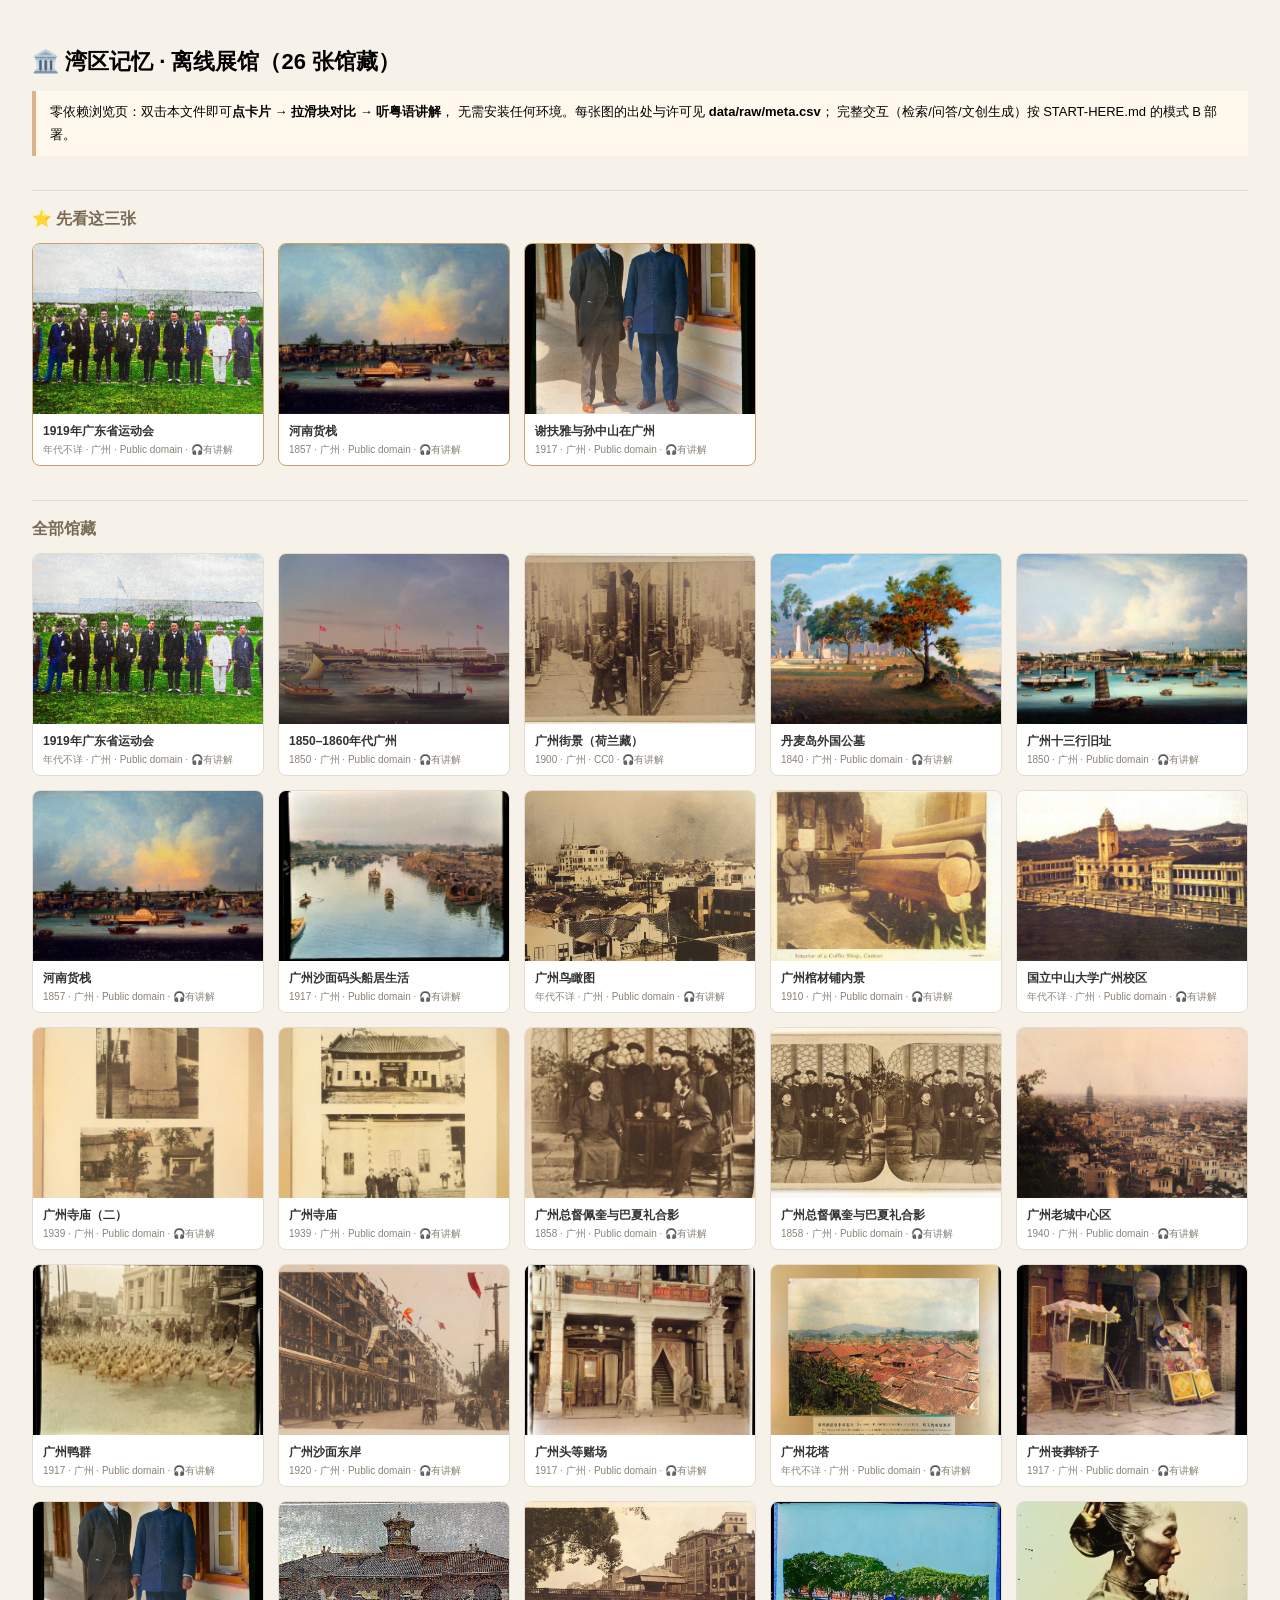
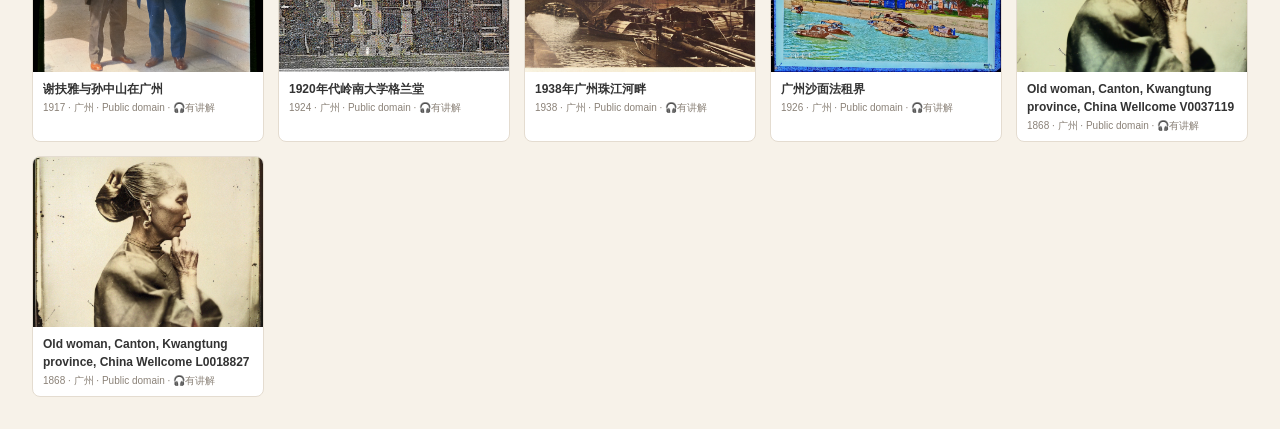
<file: 预览.html>
<!DOCTYPE html>
<html lang="zh-CN"><head>
<meta charset="utf-8">
<meta name="viewport" content="width=device-width, initial-scale=1">
<title>湾区记忆 · 离线展馆</title>
<style>
body{font-family:"Microsoft YaHei",sans-serif;background:#f7f2e9;margin:0;
padding:32px;max-width:1280px;margin-inline:auto}
h1{font-size:22px} h2{font-size:16px;color:#7a6a55;border-top:1px solid #e4dcd0;
padding-top:18px;margin-top:34px}
.note{background:#fff8ec;border-left:4px solid #d9b48f;padding:10px 14px;
font-size:13px;line-height:1.7}
.grid{display:grid;grid-template-columns:repeat(auto-fill,minmax(210px,1fr));
gap:14px}
.card{display:block;text-decoration:none;color:#333;background:#fff;
border-radius:8px;overflow:hidden;border:1px solid #e4dcd0}
.card img{width:100%;height:170px;object-fit:cover;display:block}
.card div{padding:8px 10px;font-size:12px;line-height:1.5}
.card small{color:#8a8177;display:block;margin-top:2px}
.picks .card{border-color:#c9a36a}
#mask{position:fixed;inset:0;background:rgba(0,0,0,.55);display:none;z-index:50}
#modal{position:fixed;inset:5% 3%;background:#fffaf1;border-radius:10px;
overflow:auto;padding:18px 22px;display:none;z-index:51;box-shadow:0 8px 40px #0007}
.cmp{position:relative;width:min(680px,100%);margin:12px auto}
.cmp img{width:100%;display:block}
.cmp .b{position:absolute;inset:0;clip-path:inset(0 50% 0 0)}
.cmp input[type=range]{width:min(680px,100%);display:block;margin:6px auto}
.lbl{text-align:center;font-size:12px;color:#8a8177}
.meta{font-size:13px;line-height:1.9;color:#444}
.linkout{font-size:12px;margin-right:10px}
</style></head><body>
<h1>🏛️ 湾区记忆 · 离线展馆（26 张馆藏）</h1>
<p class="note">零依赖浏览页：双击本文件即可<b>点卡片 → 拉滑块对比 → 听粤语讲解</b>，
无需安装任何环境。每张图的出处与许可见 <b>data/raw/meta.csv</b>；
完整交互（检索/问答/文创生成）按 START-HERE.md 的模式 B 部署。</p>
<h2>⭐ 先看这三张</h2><div class="grid picks"><a class="card" href="#" data-pid="gz_file1919jpg_006" onclick="openDetail(this.dataset.pid);return false;"><img loading="lazy" src="data/processed/gz_file1919jpg_006/enhanced.jpg" alt="1919年广东省运动会"><div><strong>1919年广东省运动会</strong><small>年代不详 · 广州 · Public domain · 🎧有讲解</small></div></a><a class="card" href="#" data-pid="gz_filegodownsinhonamjp_031" onclick="openDetail(this.dataset.pid);return false;"><img loading="lazy" src="data/processed/gz_filegodownsinhonamjp_031/colorized.jpg" alt="河南货栈"><div><strong>河南货栈</strong><small>1857 · 广州 · Public domain · 🎧有讲解</small></div></a><a class="card" href="#" data-pid="gz_filegsherwoodeddysun_048" onclick="openDetail(this.dataset.pid);return false;"><img loading="lazy" src="data/processed/gz_filegsherwoodeddysun_048/enhanced.jpg" alt="谢扶雅与孙中山在广州"><div><strong>谢扶雅与孙中山在广州</strong><small>1917 · 广州 · Public domain · 🎧有讲解</small></div></a></div>
<h2>全部馆藏</h2><div class="grid"><a class="card" href="#" data-pid="gz_file1919jpg_006" onclick="openDetail(this.dataset.pid);return false;"><img loading="lazy" src="data/processed/gz_file1919jpg_006/enhanced.jpg" alt="1919年广东省运动会"><div><strong>1919年广东省运动会</strong><small>年代不详 · 广州 · Public domain · 🎧有讲解</small></div></a><a class="card" href="#" data-pid="gz_filecantoninthe18506_018" onclick="openDetail(this.dataset.pid);return false;"><img loading="lazy" src="data/processed/gz_filecantoninthe18506_018/colorized.jpg" alt="1850–1860年代广州"><div><strong>1850–1860年代广州</strong><small>1850 · 广州 · Public domain · 🎧有讲解</small></div></a><a class="card" href="#" data-pid="gz_fileeenstraatinguang_025" onclick="openDetail(this.dataset.pid);return false;"><img loading="lazy" src="data/processed/gz_fileeenstraatinguang_025/colorized.jpg" alt="广州街景（荷兰藏）"><div><strong>广州街景（荷兰藏）</strong><small>1900 · 广州 · CC0 · 🎧有讲解</small></div></a><a class="card" href="#" data-pid="gz_fileforeigncemeteryo_026" onclick="openDetail(this.dataset.pid);return false;"><img loading="lazy" src="data/processed/gz_fileforeigncemeteryo_026/colorized.jpg" alt="丹麦岛外国公墓"><div><strong>丹麦岛外国公墓</strong><small>1840 · 广州 · Public domain · 🎧有讲解</small></div></a><a class="card" href="#" data-pid="gz_fileforeignfactorysi_027" onclick="openDetail(this.dataset.pid);return false;"><img loading="lazy" src="data/processed/gz_fileforeignfactorysi_027/colorized.jpg" alt="广州十三行旧址"><div><strong>广州十三行旧址</strong><small>1850 · 广州 · Public domain · 🎧有讲解</small></div></a><a class="card" href="#" data-pid="gz_filegodownsinhonamjp_031" onclick="openDetail(this.dataset.pid);return false;"><img loading="lazy" src="data/processed/gz_filegodownsinhonamjp_031/colorized.jpg" alt="河南货栈"><div><strong>河南货栈</strong><small>1857 · 广州 · Public domain · 🎧有讲解</small></div></a><a class="card" href="#" data-pid="gz_fileboatlifefrombund_034" onclick="openDetail(this.dataset.pid);return false;"><img loading="lazy" src="data/processed/gz_fileboatlifefrombund_034/colorized.jpg" alt="广州沙面码头船居生活"><div><strong>广州沙面码头船居生活</strong><small>1917 · 广州 · Public domain · 🎧有讲解</small></div></a><a class="card" href="#" data-pid="gz_filecantonbirdseyevi_035" onclick="openDetail(this.dataset.pid);return false;"><img loading="lazy" src="data/processed/gz_filecantonbirdseyevi_035/colorized.jpg" alt="广州鸟瞰图"><div><strong>广州鸟瞰图</strong><small>年代不详 · 广州 · Public domain · 🎧有讲解</small></div></a><a class="card" href="#" data-pid="gz_filecantoninteriorof_036" onclick="openDetail(this.dataset.pid);return false;"><img loading="lazy" src="data/processed/gz_filecantoninteriorof_036/colorized.jpg" alt="广州棺材铺内景"><div><strong>广州棺材铺内景</strong><small>1910 · 广州 · Public domain · 🎧有讲解</small></div></a><a class="card" href="#" data-pid="gz_filecantonnationalsu_037" onclick="openDetail(this.dataset.pid);return false;"><img loading="lazy" src="data/processed/gz_filecantonnationalsu_037/colorized.jpg" alt="国立中山大学广州校区"><div><strong>国立中山大学广州校区</strong><small>年代不详 · 广州 · Public domain · 🎧有讲解</small></div></a><a class="card" href="#" data-pid="gz_filecantontemple2jpg_038" onclick="openDetail(this.dataset.pid);return false;"><img loading="lazy" src="data/processed/gz_filecantontemple2jpg_038/colorized.jpg" alt="广州寺庙（二）"><div><strong>广州寺庙（二）</strong><small>1939 · 广州 · Public domain · 🎧有讲解</small></div></a><a class="card" href="#" data-pid="gz_filecantontemplejpg_039" onclick="openDetail(this.dataset.pid);return false;"><img loading="lazy" src="data/processed/gz_filecantontemplejpg_039/colorized.jpg" alt="广州寺庙"><div><strong>广州寺庙</strong><small>1939 · 广州 · Public domain · 🎧有讲解</small></div></a><a class="card" href="#" data-pid="gz_filecantonportraitso_040" onclick="openDetail(this.dataset.pid);return false;"><img loading="lazy" src="data/processed/gz_filecantonportraitso_040/colorized.jpg" alt="广州总督佩奎与巴夏礼合影"><div><strong>广州总督佩奎与巴夏礼合影</strong><small>1858 · 广州 · Public domain · 🎧有讲解</small></div></a><a class="card" href="#" data-pid="gz_filecantonportraitso_041" onclick="openDetail(this.dataset.pid);return false;"><img loading="lazy" src="data/processed/gz_filecantonportraitso_041/colorized.jpg" alt="广州总督佩奎与巴夏礼合影"><div><strong>广州总督佩奎与巴夏礼合影</strong><small>1858 · 广州 · Public domain · 🎧有讲解</small></div></a><a class="card" href="#" data-pid="gz_filedowntowncantonjp_042" onclick="openDetail(this.dataset.pid);return false;"><img loading="lazy" src="data/processed/gz_filedowntowncantonjp_042/colorized.jpg" alt="广州老城中心区"><div><strong>广州老城中心区</strong><small>1940 · 广州 · Public domain · 🎧有讲解</small></div></a><a class="card" href="#" data-pid="gz_fileducksofcantonjpg_043" onclick="openDetail(this.dataset.pid);return false;"><img loading="lazy" src="data/processed/gz_fileducksofcantonjpg_043/colorized.jpg" alt="广州鸭群"><div><strong>广州鸭群</strong><small>1917 · 广州 · Public domain · 🎧有讲解</small></div></a><a class="card" href="#" data-pid="gz_fileeastbundcantonjp_044" onclick="openDetail(this.dataset.pid);return false;"><img loading="lazy" src="data/processed/gz_fileeastbundcantonjp_044/colorized.jpg" alt="广州沙面东岸"><div><strong>广州沙面东岸</strong><small>1920 · 广州 · Public domain · 🎧有讲解</small></div></a><a class="card" href="#" data-pid="gz_filefirstclassgambli_045" onclick="openDetail(this.dataset.pid);return false;"><img loading="lazy" src="data/processed/gz_filefirstclassgambli_045/colorized.jpg" alt="广州头等赌场"><div><strong>广州头等赌场</strong><small>1917 · 广州 · Public domain · 🎧有讲解</small></div></a><a class="card" href="#" data-pid="gz_fileflowerpagodacant_046" onclick="openDetail(this.dataset.pid);return false;"><img loading="lazy" src="data/processed/gz_fileflowerpagodacant_046/colorized.jpg" alt="广州花塔"><div><strong>广州花塔</strong><small>年代不详 · 广州 · Public domain · 🎧有讲解</small></div></a><a class="card" href="#" data-pid="gz_filefuneralchaircant_047" onclick="openDetail(this.dataset.pid);return false;"><img loading="lazy" src="data/processed/gz_filefuneralchaircant_047/colorized.jpg" alt="广州丧葬轿子"><div><strong>广州丧葬轿子</strong><small>1917 · 广州 · Public domain · 🎧有讲解</small></div></a><a class="card" href="#" data-pid="gz_filegsherwoodeddysun_048" onclick="openDetail(this.dataset.pid);return false;"><img loading="lazy" src="data/processed/gz_filegsherwoodeddysun_048/enhanced.jpg" alt="谢扶雅与孙中山在广州"><div><strong>谢扶雅与孙中山在广州</strong><small>1917 · 广州 · Public domain · 🎧有讲解</small></div></a><a class="card" href="#" data-pid="gz_filegranthallcantonc_049" onclick="openDetail(this.dataset.pid);return false;"><img loading="lazy" src="data/processed/gz_filegranthallcantonc_049/colorized.jpg" alt="1920年代岭南大学格兰堂"><div><strong>1920年代岭南大学格兰堂</strong><small>1924 · 广州 · Public domain · 🎧有讲解</small></div></a><a class="card" href="#" data-pid="gz_fileatariveringuangz_054" onclick="openDetail(this.dataset.pid);return false;"><img loading="lazy" src="data/processed/gz_fileatariveringuangz_054/colorized.jpg" alt="1938年广州珠江河畔"><div><strong>1938年广州珠江河畔</strong><small>1938 · 广州 · Public domain · 🎧有讲解</small></div></a><a class="card" href="#" data-pid="gz_filecantonconcession_055" onclick="openDetail(this.dataset.pid);return false;"><img loading="lazy" src="data/processed/gz_filecantonconcession_055/enhanced.jpg" alt="广州沙面法租界"><div><strong>广州沙面法租界</strong><small>1926 · 广州 · Public domain · 🎧有讲解</small></div></a><a class="card" href="#" data-pid="commons_old_woman_canton_kwangtung_province_chin_25997" onclick="openDetail(this.dataset.pid);return false;"><img loading="lazy" src="data/processed/commons_old_woman_canton_kwangtung_province_chin_25997/colorized.jpg" alt="Old woman, Canton, Kwangtung province, China Wellcome V0037119"><div><strong>Old woman, Canton, Kwangtung province, China Wellcome V0037119</strong><small>1868 · 广州 · Public domain · 🎧有讲解</small></div></a><a class="card" href="#" data-pid="commons_old_woman_canton_kwangtung_province_chin_26000" onclick="openDetail(this.dataset.pid);return false;"><img loading="lazy" src="data/processed/commons_old_woman_canton_kwangtung_province_chin_26000/colorized.jpg" alt="Old woman, Canton, Kwangtung province, China Wellcome L0018827"><div><strong>Old woman, Canton, Kwangtung province, China Wellcome L0018827</strong><small>1868 · 广州 · Public domain · 🎧有讲解</small></div></a></div>

<div id="mask" onclick="closeDetail()"></div>
<div id="modal"></div>
<script>
const DATA = [{"pid": "gz_file1919jpg_006", "zh": "1919年广东省运动会", "year": "年代不详", "loc": "广州", "lic": "Public domain", "src": "https://commons.wikimedia.org/wiki/File:1919廣東省運會.jpg", "best": "enhanced.jpg", "restored": true, "raw": "data/raw/gz_file1919jpg_006.jpg", "colorized": true, "audio": true, "postcard": true, "postcard_back": true, "slogan": true, "story": "那日，阳光正好，十二位男士在草地上一字排开，西装革履与长衫并立，胸前的白色徽章在微风中轻轻摇曳。旗杆上的旗帜随风猎猎作响，远处的人群模糊而喧嚣。我站在最左侧，手中紧握着礼帽，心中满是激动与忐忑。这是一场重要的仪式，我们为了共同的理想聚在一起。\n\n身旁的老李，穿着一件浅色中式长衫，眼神坚定。他低声说：“老弟，今日之事，定"}, {"pid": "gz_filecantoninthe18506_018", "zh": "1850–1860年代广州", "year": "1850", "loc": "广州", "lic": "Public domain", "src": "https://commons.wikimedia.org/wiki/File:Canton_in_the_1850-60s.jpg", "best": "colorized.jpg", "restored": true, "raw": "data/raw/gz_filecantoninthe18506_018.jpg", "colorized": true, "audio": true, "postcard": false, "postcard_back": false, "slogan": false, "story": "码头边，一艘艘帆船缓缓靠岸，船上的汉子们穿着深色长衫，汗水浸透了衣背。岸边的西式建筑映着夕阳，英国、美国、丹麦的旗帜在风中猎猎作响。我站在栈桥上，望着这些忙碌的身影，心中涌起一阵莫名的感慨。\n\n不远处，几位穿着传统中式服装的商人在低声交谈，手里拿着账本，眼神中满是精明与算计。他们的背后，是一排红瓦坡顶的建筑，廊柱间透出"}, {"pid": "gz_fileeenstraatinguang_025", "zh": "广州街景（荷兰藏）", "year": "1900", "loc": "广州", "lic": "CC0", "src": "https://commons.wikimedia.org/wiki/File:Een_straat_in_Guangzhou,_China_Kanton._Een_straat_(titel_op_object)_Aardrijkskundige_beeldengalerij,_verzameld_door_M.J._Broekhuijsen,_hoofd_eener_school_te_Amsterdam_(serietitel_op_object)_Collectie_H_(serietitel_op_,_RP-F-F12885.jpg", "best": "colorized.jpg", "restored": true, "raw": "data/raw/gz_fileeenstraatinguang_025.jpg", "colorized": true, "audio": true, "postcard": false, "postcard_back": false, "slogan": false, "story": "石板街上，水渍斑驳，映着晨光。一名身穿深色长衫的男子站在店铺门口，手里握着一卷账本，眼神中透着几分忧虑。他的立领和盘扣在阳光下显得格外庄重，与他身旁那几个剃光头的学徒形成了鲜明对比。学徒们或是低头忙碌，或是好奇地张望，仿佛对街上的热闹景象充满兴趣。\n\n远处，一名女子站在另一家店铺门前，她的长裙随风轻轻摆动，传统发髻上别"}, {"pid": "gz_fileforeigncemeteryo_026", "zh": "丹麦岛外国公墓", "year": "1840", "loc": "广州", "lic": "Public domain", "src": "https://commons.wikimedia.org/wiki/File:Foreign_cemetery_on_Dane's_Island.jpg", "best": "colorized.jpg", "restored": true, "raw": "data/raw/gz_fileforeigncemeteryo_026.jpg", "colorized": true, "audio": true, "postcard": false, "postcard_back": false, "slogan": false, "story": "那日，夕阳斜照在河畔公园的纪念碑上，金光洒满了石阶。一位身着长袍的老者静静地站在台阶顶端，目光投向远处停泊的帆船。他的身影与这宁静的景色融为一体，仿佛是这幅画的一部分。\n\n老者的手中握着一串念珠，轻轻摩挲着，眼神中透露出一种淡淡的忧伤。或许他是在回忆往昔的岁月，那些曾在这片土地上发生的往事。草地上的树木随风轻摇，发出沙"}, {"pid": "gz_fileforeignfactorysi_027", "zh": "广州十三行旧址", "year": "1850", "loc": "广州", "lic": "Public domain", "src": "https://commons.wikimedia.org/wiki/File:Foreign_factory_site.jpg", "best": "colorized.jpg", "restored": true, "raw": "data/raw/gz_fileforeignfactorysi_027.jpg", "colorized": true, "audio": true, "postcard": false, "postcard_back": false, "slogan": false, "story": "码头边，蒸汽明轮船的轰鸣声与中式帆船的木桨击水声交织在一起。我站在岸边，望着一艘艘船只缓缓驶入港口，心中涌起一股难以言说的情绪。身旁的老船工穿着传统的中式服装，眼神中透着岁月的沧桑。\n\n“阿辉，今天又来了这么多货，你可得加把劲啊。”老船工拍了拍我的肩膀，声音里带着一丝不易察觉的疲惫。我点了点头，目光却不由自主地被那艘巨"}, {"pid": "gz_filegodownsinhonamjp_031", "zh": "河南货栈", "year": "1857", "loc": "广州", "lic": "Public domain", "src": "https://commons.wikimedia.org/wiki/File:Godowns_in_Honam.jpg", "best": "colorized.jpg", "restored": true, "raw": "data/raw/gz_filegodownsinhonamjp_031.jpg", "colorized": true, "audio": true, "postcard": false, "postcard_back": false, "slogan": false, "story": "河边的风带着咸味，一艘标有“WILLAMETTE”的蒸汽船缓缓驶入港口，激起层层波澜。岸边，低矮的岭南传统民居挤挤挨挨，青砖灰瓦间透出岁月的痕迹。船上的人穿着传统的中式服装，忙碌地搬运着货物，脸上满是汗水与尘土。\n\n老李站在船头，目光紧锁着那面飘扬的美国国旗。他曾听父亲说过，这面旗帜代表着远方的国度和无尽的财富。如今，"}, {"pid": "gz_fileboatlifefrombund_034", "zh": "广州沙面码头船居生活", "year": "1917", "loc": "广州", "lic": "Public domain", "src": "https://commons.wikimedia.org/wiki/File:Boat_Life_from_Bund_Canton.jpg", "best": "colorized.jpg", "restored": true, "raw": "data/raw/gz_fileboatlifefrombund_034.jpg", "colorized": true, "audio": true, "postcard": false, "postcard_back": false, "slogan": false, "story": "木桨轻轻拨开水面，荡起一圈圈涟漪。我站在岸边，看着那些穿着深色传统中式服装的成年男性，他们划船的动作熟练而有力。远处山峦在晨雾中若隐若现，仿佛与这片宁静的水面融为一体。一艘小船缓缓靠近码头，船上的人们似乎在低声交谈，偶尔传来几声笑语。岸边简易的建筑和树木映衬着这一幕，显得格外和谐。\n\n我忽然想起小时候，父亲也曾这样划船"}, {"pid": "gz_filecantonbirdseyevi_035", "zh": "广州鸟瞰图", "year": "年代不详", "loc": "广州", "lic": "Public domain", "src": "https://commons.wikimedia.org/wiki/File:Canton_Bird's-eye_view.jpg", "best": "colorized.jpg", "restored": true, "raw": "data/raw/gz_filecantonbirdseyevi_035.jpg", "colorized": true, "audio": true, "postcard": false, "postcard_back": false, "slogan": false, "story": "广州的天际线在晨光中缓缓展开，教堂尖塔与在建高楼交相辉映。我站在低矮瓦顶房屋的屋顶上，望着不远处的建筑脚手架，心中五味杂陈。\n\n小时候，这里是一片密集的砖木结构楼房，家家户户的屋顶烟囱升起袅袅炊烟。电线杆和早期电力设施点缀其间，仿佛是城市的脉络。那时候，我和小伙伴们在巷子里追逐嬉戏，欢声笑语回荡在每一个角落。\n\n如今，"}, {"pid": "gz_filecantoninteriorof_036", "zh": "广州棺材铺内景", "year": "1910", "loc": "广州", "lic": "Public domain", "src": "https://commons.wikimedia.org/wiki/File:Canton_Interior_of_a_Coffin_shop.jpg", "best": "colorized.jpg", "restored": true, "raw": "data/raw/gz_filecantoninteriorof_036.jpg", "colorized": true, "audio": true, "postcard": false, "postcard_back": false, "slogan": false, "story": "柜台旁，他静静地坐着，灰色长袍下摆微微拂过地面。这间棺材铺里，每一具圆头形的木制棺材都散发着淡淡的松香，仿佛在诉说着什么。挂有“福”字的牌匾高悬，白色的烛台静静燃烧，微弱的火光映照在他沧桑的脸庞上。\n\n他是这家店的主人，也是唯一的工人。每天清晨，他都会仔细擦拭每一件陈列品，每一个角落都不放过。偶尔会有客人进来，眼神中带"}, {"pid": "gz_filecantonnationalsu_037", "zh": "国立中山大学广州校区", "year": "年代不详", "loc": "广州", "lic": "Public domain", "src": "https://commons.wikimedia.org/wiki/File:Canton_National_Sun_Yat-sen_University.jpg", "best": "colorized.jpg", "restored": true, "raw": "data/raw/gz_filecantonnationalsu_037.jpg", "colorized": true, "audio": true, "postcard": false, "postcard_back": false, "slogan": false, "story": "那座塔楼矗立在绿草如茵的中央，仿佛一位沉默的守护者。阳光透过拱形窗户洒在空旷的大厅里，柱廊投下长长的影子。我曾听爷爷说起过这里，他曾在这片草坪上奔跑，追逐着童年的欢笑。那时，沙面还是个充满异国风情的地方，这些建筑就像一扇窗，让人窥见外面的世界。\n\n如今，远处的山丘依旧青翠，但岁月已在这些石墙上刻下了痕迹。每次走过围栏，"}, {"pid": "gz_filecantontemple2jpg_038", "zh": "广州寺庙（二）", "year": "1939", "loc": "广州", "lic": "Public domain", "src": "https://commons.wikimedia.org/wiki/File:Canton_Temple_2.jpg", "best": "colorized.jpg", "restored": true, "raw": "data/raw/gz_filecantontemple2jpg_038.jpg", "colorized": true, "audio": true, "postcard": false, "postcard_back": false, "slogan": false, "story": "香炉轻烟袅袅，石碑上的字迹在岁月的侵蚀下模糊不清。我穿着深色长衫，站在文庙内，凝视着那块元碑。四周静谧，只有偶尔传来的风声和远处的脚步声打破这份宁静。屋顶的飞檐翘角仿佛是历史的笔触，在这片天空下画出一道道悠长的弧线。\n\n我记得小时候，父亲曾带我来过这里，那时他还年轻，指着这块碑告诉我上面刻着的故事。如今，他已不在，只剩"}, {"pid": "gz_filecantontemplejpg_039", "zh": "广州寺庙", "year": "1939", "loc": "广州", "lic": "Public domain", "src": "https://commons.wikimedia.org/wiki/File:Canton_Temple.jpg", "best": "colorized.jpg", "restored": true, "raw": "data/raw/gz_filecantontemplejpg_039.jpg", "colorized": true, "audio": true, "postcard": false, "postcard_back": false, "slogan": false, "story": "广州文庙前，台阶上站满了人，中山装与长衫交错，西装革履也不少见。我站在人群边缘，望着那扇木门，心中五味杂陈。对联上的“实行三民主义”、“局处仍须努力”仿佛是时代的烙印，沉甸甸地压在每个人心头。\n\n身旁的老李轻轻拍了拍我的肩膀，他穿着一件洗得发白的长衫，眼神中透着坚定。“老张，咱们这一代人，肩上的担子不轻啊。”他低声说道"}, {"pid": "gz_filecantonportraitso_040", "zh": "广州总督佩奎与巴夏礼合影", "year": "1858", "loc": "广州", "lic": "Public domain", "src": "https://commons.wikimedia.org/wiki/File:Canton._Portraits_of_Pey_Kwei,_the_Governor_of_Canton,_Mandarin_of_the_Red_Button,_or_of_the_First_Class,_with_Mr._Commissioner_Parkes,_and_Attendants_on_Pey_Kwei_(cropped).jpg", "best": "colorized.jpg", "restored": true, "raw": "data/raw/gz_filecantonportraitso_040.jpg", "colorized": true, "audio": true, "postcard": false, "postcard_back": false, "slogan": false, "story": "庭院里，雕花窗格映着斑驳的光影，石板地面上，几盆绿植静静伫立。年长的华人男性坐在左侧的木椅上，深色长袍马褂显得庄重，瓜皮帽下是岁月雕刻的脸庞。他对面，一位西装革履的西方人正与他交谈，领结整齐，眼神中带着一丝好奇。\n\n五位年轻的华人男子站在一旁，黑色长衫和短袖衣裳交织出青春的气息。他们目光专注，似乎在倾听这场跨越文化的对"}, {"pid": "gz_filecantonportraitso_041", "zh": "广州总督佩奎与巴夏礼合影", "year": "1858", "loc": "广州", "lic": "Public domain", "src": "https://commons.wikimedia.org/wiki/File:Canton._Portraits_of_Pey_Kwei,_the_Governor_of_Canton,_Mandarin_of_the_Red_Button,_or_of_the_First_Class,_with_Mr._Commissioner_Parkes,_and_Attendants_on_Pey_Kwei.jpg", "best": "colorized.jpg", "restored": true, "raw": "data/raw/gz_filecantonportraitso_041.jpg", "colorized": true, "audio": true, "postcard": false, "postcard_back": false, "slogan": false, "story": "庭院里，石板地面上的阳光斑驳，左侧坐着的男子身穿中式长袍马褂，蓄须的脸庞透着严肃。他对面的男子则是一身西式西装，留着胡须，手持一张纸，似乎在讨论什么重要事务。六位身穿深色官服、戴瓜皮帽的男子站在他们身后，气氛显得格外肃穆。\n\n我曾听父亲提起过，他曾是那位穿长袍的先生的随从之一。那是一个变革的时代，广州城内外，中西文化交"}, {"pid": "gz_filedowntowncantonjp_042", "zh": "广州老城中心区", "year": "1940", "loc": "广州", "lic": "Public domain", "src": "https://commons.wikimedia.org/wiki/File:Downtown_Canton.jpg", "best": "colorized.jpg", "restored": true, "raw": "data/raw/gz_filedowntowncantonjp_042.jpg", "colorized": true, "audio": true, "postcard": false, "postcard_back": false, "slogan": false, "story": "站在老城区的天台上，我看见一片密密麻麻的老房子。青砖瓦房与西式小楼肩并肩挤在一起，屋顶上的青苔仿佛诉说着岁月的故事。远处那座古塔静静地矗立着，守望着这片土地。电线零星地穿梭其间，像是谁随意丢下的几根线头。\n\n小时候，我和阿婆就住在这样的屋子里。每天清晨，炊烟袅袅升起，整个巷子都弥漫着粥香。那时的我们，总爱爬到天台上去看"}, {"pid": "gz_fileducksofcantonjpg_043", "zh": "广州鸭群", "year": "1917", "loc": "广州", "lic": "Public domain", "src": "https://commons.wikimedia.org/wiki/File:Ducks_of_Canton.jpg", "best": "colorized.jpg", "restored": true, "raw": "data/raw/gz_fileducksofcantonjpg_043.jpg", "colorized": true, "audio": true, "postcard": false, "postcard_back": false, "slogan": false, "story": ""}, {"pid": "gz_fileeastbundcantonjp_044", "zh": "广州沙面东岸", "year": "1920", "loc": "广州", "lic": "Public domain", "src": "https://commons.wikimedia.org/wiki/File:East_Bund_Canton.jpg", "best": "colorized.jpg", "restored": true, "raw": "data/raw/gz_fileeastbundcantonjp_044.jpg", "colorized": true, "audio": true, "postcard": false, "postcard_back": false, "slogan": false, "story": "街上的旗帜随风飘扬，马蹄声和行人的话语交织成一曲热闹的乐章。我站在“人和”茶楼前，望着来往的人群，心中涌起一股暖流。一位身穿深色长衣的马车夫正忙着招呼客人，头上的帽子在阳光下显得格外醒目。他的脸上洋溢着笑容，仿佛这节日的气息也感染了他。\n\n身旁的骑楼建筑上挂着各式各样的招牌，“新号”、“信记”，这些熟悉的名字让我想起了"}, {"pid": "gz_filefirstclassgambli_045", "zh": "广州头等赌场", "year": "1917", "loc": "广州", "lic": "Public domain", "src": "https://commons.wikimedia.org/wiki/File:First_Class_Gambling_Hall_Canton.jpg", "best": "colorized.jpg", "restored": true, "raw": "data/raw/gz_filefirstclassgambli_045.jpg", "colorized": true, "audio": true, "postcard": false, "postcard_back": false, "slogan": false, "story": "那日午后，阳光斜洒在青石板路上，斑驳光影中，一串自行车铃声清脆地划破了宁静。老街的巷口，阿婆正坐在竹椅上，摇着蒲扇，目光温柔地落在不远处嬉戏的孩子们身上。她身旁的小木桌上，放着一把旧茶壶，水汽袅袅升起，仿佛在诉说着往昔岁月。\n\n孩子们欢笑声此起彼伏，一个穿着蓝白条纹衫的小男孩忽然跑过来，手中拿着一只纸折的小船，满脸期待"}, {"pid": "gz_fileflowerpagodacant_046", "zh": "广州花塔", "year": "年代不详", "loc": "广州", "lic": "Public domain", "src": "https://commons.wikimedia.org/wiki/File:Flower_Pagoda_Canton.jpg", "best": "colorized.jpg", "restored": true, "raw": "data/raw/gz_fileflowerpagodacant_046.jpg", "colorized": true, "audio": true, "postcard": false, "postcard_back": false, "slogan": false, "story": "那座花塔在屋脊间挺立，像是老城的守望者。我站在高处俯瞰，红瓦屋顶一片连着一片，绿植点缀其间，远处山峦若隐若现。这是广州，一个充满故事的地方。\n\n小时候，爷爷常带我来这儿，指着花塔说：“这塔有几百年的历史了，你曾祖父年轻时还帮着修过呢。”那时我不懂，只觉得那塔楼巍峨而神秘。如今再看，它依然矗立在那里，历经风雨却依旧傲然。"}, {"pid": "gz_filefuneralchaircant_047", "zh": "广州丧葬轿子", "year": "1917", "loc": "广州", "lic": "Public domain", "src": "https://commons.wikimedia.org/wiki/File:Funeral_Chair_Canton.jpg", "best": "colorized.jpg", "restored": true, "raw": "data/raw/gz_filefuneralchaircant_047.jpg", "colorized": true, "audio": true, "postcard": false, "postcard_back": false, "slogan": false, "story": "罗道馆的木门半掩，一缕斜阳洒在铺石地面上，斑驳光影中，竹制轿子静静地躺在那里，仿佛等待着久未归来的主人。彩绘纸扎品和悬挂的灯笼，在微风中轻轻摇曳，散发出淡淡的香火味。\n\n小时候，我常跟着爷爷来这里，他总是指着那些精美的手工艺品，讲起一个个古老的故事。那时，竹制轿子还常常被租借出去，用于婚庆或祭祀，每次看到它被人抬着走过"}, {"pid": "gz_filegsherwoodeddysun_048", "zh": "谢扶雅与孙中山在广州", "year": "1917", "loc": "广州", "lic": "Public domain", "src": "https://commons.wikimedia.org/wiki/File:G._Sherwood_Eddy_&_Sun_Yat-Sen_in_Canton.jpg", "best": "enhanced.jpg", "restored": true, "raw": "data/raw/gz_filegsherwoodeddysun_048.jpg", "colorized": true, "audio": true, "postcard": false, "postcard_back": false, "slogan": false, "story": "阳光透过廊柱，洒在铺砖地面上，留下斑驳的影子。我站在左侧，深色三件套西装笔挺，条纹长裤下的皮鞋擦得锃亮。右侧是我的朋友，一袭深色中式立领长衫，沉稳而儒雅。我们并肩而立，背后是广州特有的西式建筑走廊，窗户透出一丝旧日的宁静。\n\n他轻轻整理了一下衣襟，眼神中闪过一丝不易察觉的忧郁。我知道，这些年里，他在商海中几经沉浮，经历"}, {"pid": "gz_filegranthallcantonc_049", "zh": "1920年代岭南大学格兰堂", "year": "1924", "loc": "广州", "lic": "Public domain", "src": "https://commons.wikimedia.org/wiki/File:Grant_Hall,_Canton_Christian_College,_1920s.jpg", "best": "colorized.jpg", "restored": true, "raw": "data/raw/gz_filegranthallcantonc_049.jpg", "colorized": true, "audio": true, "postcard": false, "postcard_back": false, "slogan": false, "story": "钟楼的指针停在了午后，阳光透过树梢，斑驳地洒在青石板路上。拱形门廊下，几个穿着长衫和旗袍的男女正低声交谈，他们的影子拉得长长的，与古老的石柱交织在一起。一个年轻女子站在台阶上，微微侧头，似乎在倾听什么。她的旗袍下摆轻轻拂过地面，如同一阵轻风掠过。周围的人群来来往往，有人驻足拍照，有人匆匆而过，但那女子仿佛置身事外，眼中"}, {"pid": "gz_fileatariveringuangz_054", "zh": "1938年广州珠江河畔", "year": "1938", "loc": "广州", "lic": "Public domain", "src": "https://commons.wikimedia.org/wiki/File:At_a_river_in_Guangzhou_1938.jpg", "best": "colorized.jpg", "restored": true, "raw": "data/raw/gz_fileatariveringuangz_054.jpg", "colorized": true, "audio": true, "postcard": false, "postcard_back": false, "slogan": false, "story": "石桥下，河水悠悠，带顶棚的木船静静地泊在岸边。船头站着一位穿深色长衫、戴宽边帽的男人，目光投向远处。他叫阿明，是这条河上的老船夫。每天清晨，他都会在这条熟悉的河道上穿梭，运送着各式各样的货物和行人。\n\n今天，船尾坐着一个戴斗笠的男子，两人沉默无言。阿明记得，多年前的一个夏天，也是这样的天气，他在同一艘船上载过一位年轻女"}, {"pid": "gz_filecantonconcession_055", "zh": "广州沙面法租界", "year": "1926", "loc": "广州", "lic": "Public domain", "src": "https://commons.wikimedia.org/wiki/File:Canton_(concession_française_de)_Shameen_(Massiot)_-_btv1b53167439j.jpg", "best": "enhanced.jpg", "restored": true, "raw": "data/raw/gz_filecantonconcession_055.jpg", "colorized": true, "audio": true, "postcard": true, "postcard_back": true, "slogan": true, "story": "河岸边，木船静静地停泊着，树影婆娑。我沿着石砌堤岸慢慢走，脚下的青石板已被岁月磨得光滑。不远处，一个穿着传统长衫的人坐在长椅上，目光投向水面。他的身影在阳光下拉得很长，仿佛与这片宁静融为一体。\n\n船上的人正在忙碌，深色的传统服饰映衬着他们朴实的面孔。他们的动作熟练而有力，似乎每一桨都划出了生活的韵律。偶尔，一阵微风吹过"}, {"pid": "commons_old_woman_canton_kwangtung_province_chin_25997", "zh": "Old woman, Canton, Kwangtung province, China Wellcome V0037119", "year": "1868", "loc": "广州", "lic": "Public domain", "src": "https://commons.wikimedia.org/wiki/File:Old_woman,_Canton,_Kwangtung_province,_China_Wellcome_V0037119.jpg", "best": "colorized.jpg", "restored": true, "raw": "data/raw/commons_old_woman_canton_kwangtung_province_chin_25997.jpg", "colorized": true, "audio": true, "postcard": false, "postcard_back": false, "slogan": false, "story": "她静静地坐在那里，手托着下巴，眼神望向远方。那盘起的发髻一丝不苟，耳坠轻轻摇曳，仿佛在诉说着岁月的故事。深色的传统上衣紧紧包裹着她瘦削的身躯，领口紧束，袖口宽大，透露出一种庄重与典雅。\n\n我走近些，仔细打量她的面容。皱纹如细密的河流，刻画出她一生的沧桑。那一刻，她的眼神里似乎藏着无数未说出口的话语，让人忍不住想要倾听。"}, {"pid": "commons_old_woman_canton_kwangtung_province_chin_26000", "zh": "Old woman, Canton, Kwangtung province, China Wellcome L0018827", "year": "1868", "loc": "广州", "lic": "Public domain", "src": "https://commons.wikimedia.org/wiki/File:Old_woman,_Canton,_Kwangtung_province,_China_Wellcome_L0018827.jpg", "best": "colorized.jpg", "restored": true, "raw": "data/raw/commons_old_woman_canton_kwangtung_province_chin_26000.jpg", "colorized": true, "audio": true, "postcard": false, "postcard_back": false, "slogan": false, "story": "老街巷口，那棵大榕树下，阿婆的凉茶摊总是热热闹闹。她坐在小板凳上，手里摇着蒲扇，笑眯眯地看着过往行人。孩子们围着她，叽叽喳喳地讲着学校里的趣事，阿婆听得津津有味，不时插上几句逗乐的话。不远处，几个老人围坐在一起，打牌、聊天，偶尔传来一阵爽朗的笑声。阿婆的凉茶香飘四溢，一杯杯递到大家手中，仿佛能驱散夏日的燥热。阳光透过树"}];
function openDetail(pid){
  const it = DATA.find(x => x.pid === pid);
  const cmpLeft = it.restored ? 'restored.jpg'
                : (it.raw ? it.raw.replace(/^data\/raw\//, '') : '');
  const cmpBase = it.restored
    ? `data/processed/${it.pid}/` : 'data/raw/';
  const cmpRight = it.colorized ? 'colorized.jpg' : it.best;
  let cmp = '';
  if (cmpLeft && cmpLeft !== cmpRight) {
    cmp = `<div class="cmp" id="cmp">
      <img src="${cmpBase}${cmpLeft}" alt="上色前">
      <img class="b" id="layB"
           src="data/processed/${it.pid}/${cmpRight}" alt="上色后">
      </div>
      <input type="range" min="0" max="100" value="50"
        oninput="document.getElementById('layB').style.clipPath=
          'inset(0 '+(100-this.value)+'% 0 0)'">
      <div class="lbl">左拖=上色前，右拉=AI 上色
        ${it.restored ? '（修复灰度）' : '（原始扫描件）'}</div>`;
  } else {
    cmp = `<div class="cmp"><img
      src="data/processed/${it.pid}/${it.best}"></div>`;
  }
  const audio = it.audio
    ? `<p><b>🎧 粤语讲解：</b><br><audio controls preload="none"
         style="width:min(680px,100%)"
         src="data/processed/${it.pid}/narration.wav"></audio></p>`
    : '<p class="lbl">该照片未收录预生成口播。</p>';
  const links = [
    ['明信片正面', it.postcard],
    ['明信片背面', it.postcard_back],
    ['海报图', it.slogan]].filter(x => x[1])
    .map(([t, f]) =>
      `<a class="linkout" target="_blank"
         href="data/processed/${it.pid}/${
           t === '明信片正面' ? 'postcard-front.png'
           : t === '明信片背面' ? 'postcard-back.png' : 'slogan.png'}">${t}</a>`)
    .join('');
  document.getElementById('modal').innerHTML =
    `<h2 style="border:0;margin-top:0">${esc(it.zh)}
       <a href="#" onclick="closeDetail();return false;"
          style="float:right;font-size:13px">✕ 关闭</a></h2>
     ${cmp}${audio}
     <p class="meta">🗓 ${esc(it.year)} · 📍${esc(it.loc)} · ⚖️${esc(it.lic)}
       ${it.src ? `· <a target="_blank" href="${esc(it.src)}">原始出处</a>` : ''}</p>
     ${it.story ? `<p class="meta"><b>AI 叙事：</b>${esc(it.story)}…</p>` : ''}
     ${links ? `<p>${links}</p>` : ''}`;
  document.getElementById('mask').style.display = 'block';
  document.getElementById('modal').style.display = 'block';
}
function closeDetail(){
  document.getElementById('mask').style.display = 'none';
  document.getElementById('modal').style.display = 'none';
}
function esc(s){return (s||'').replace(/&/g,'&amp;').replace(/</g,'&lt;');
}
</script>
</body></html>
</file>
